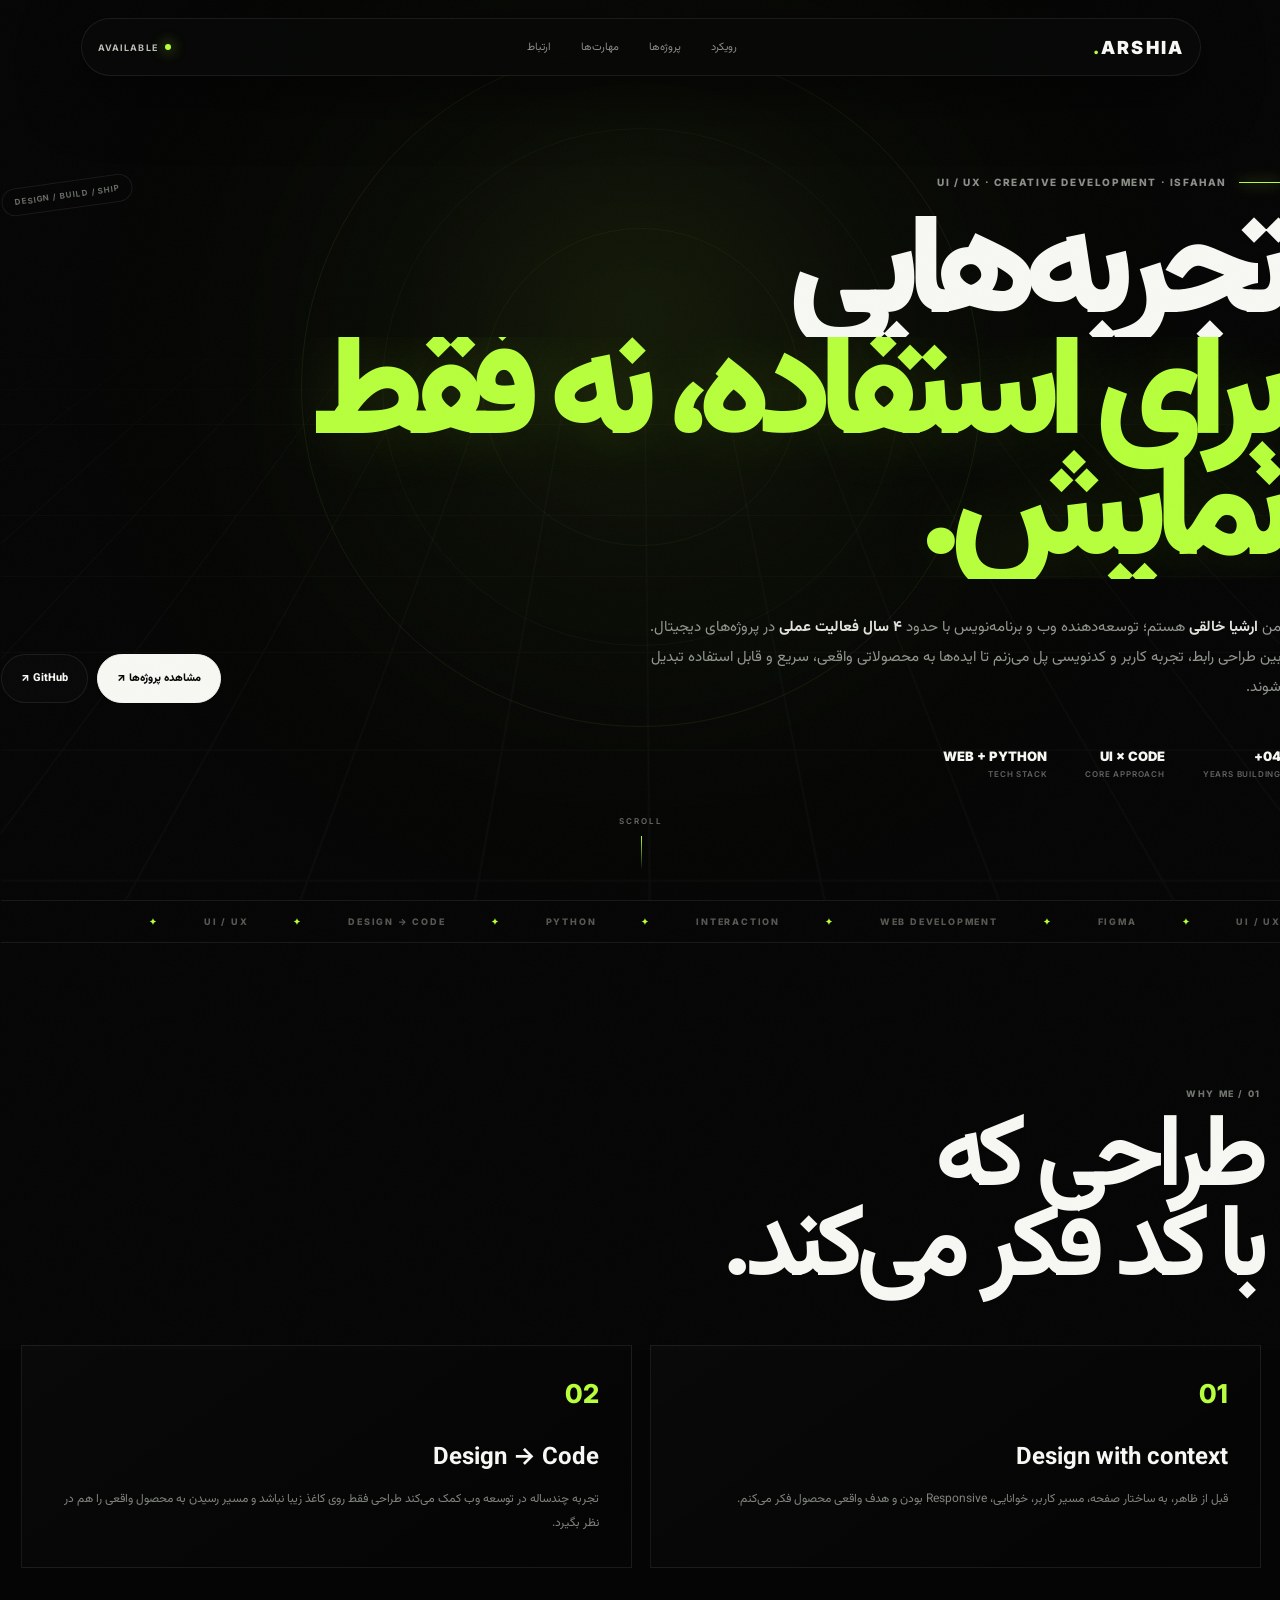
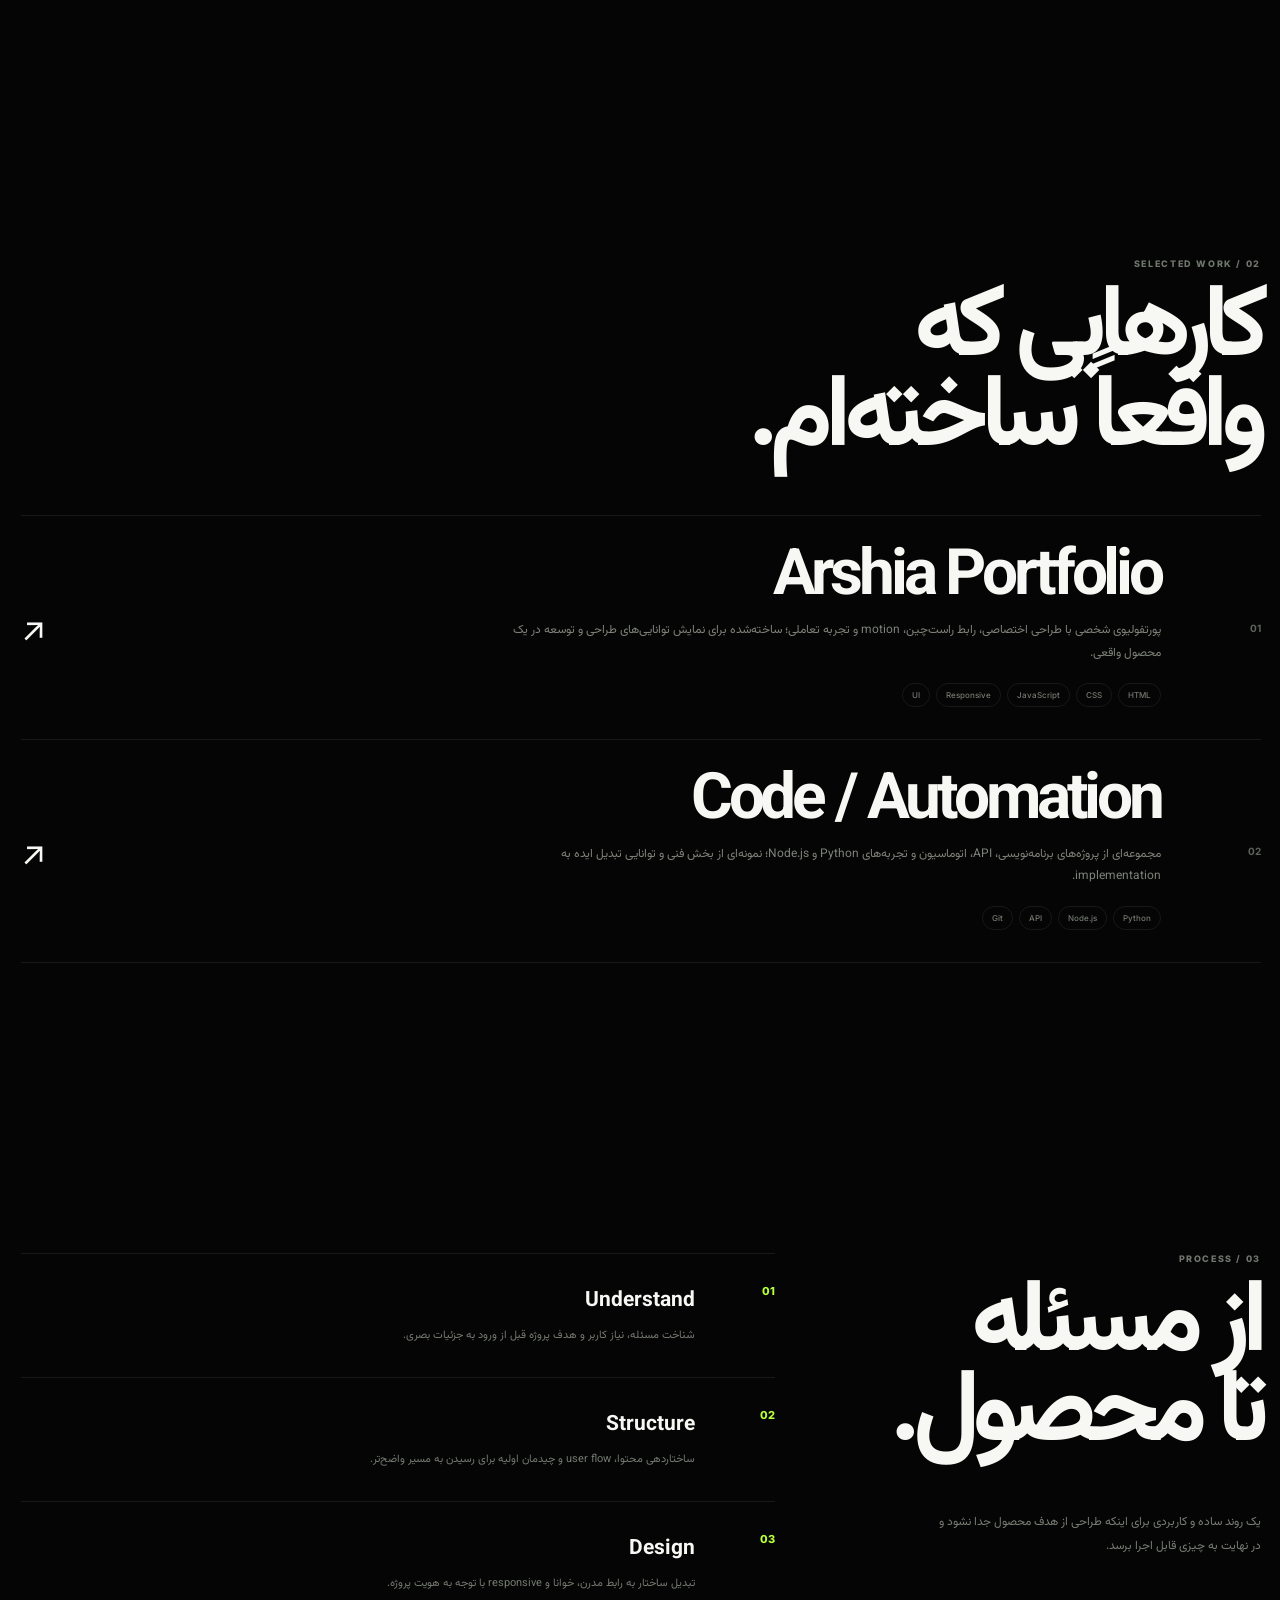
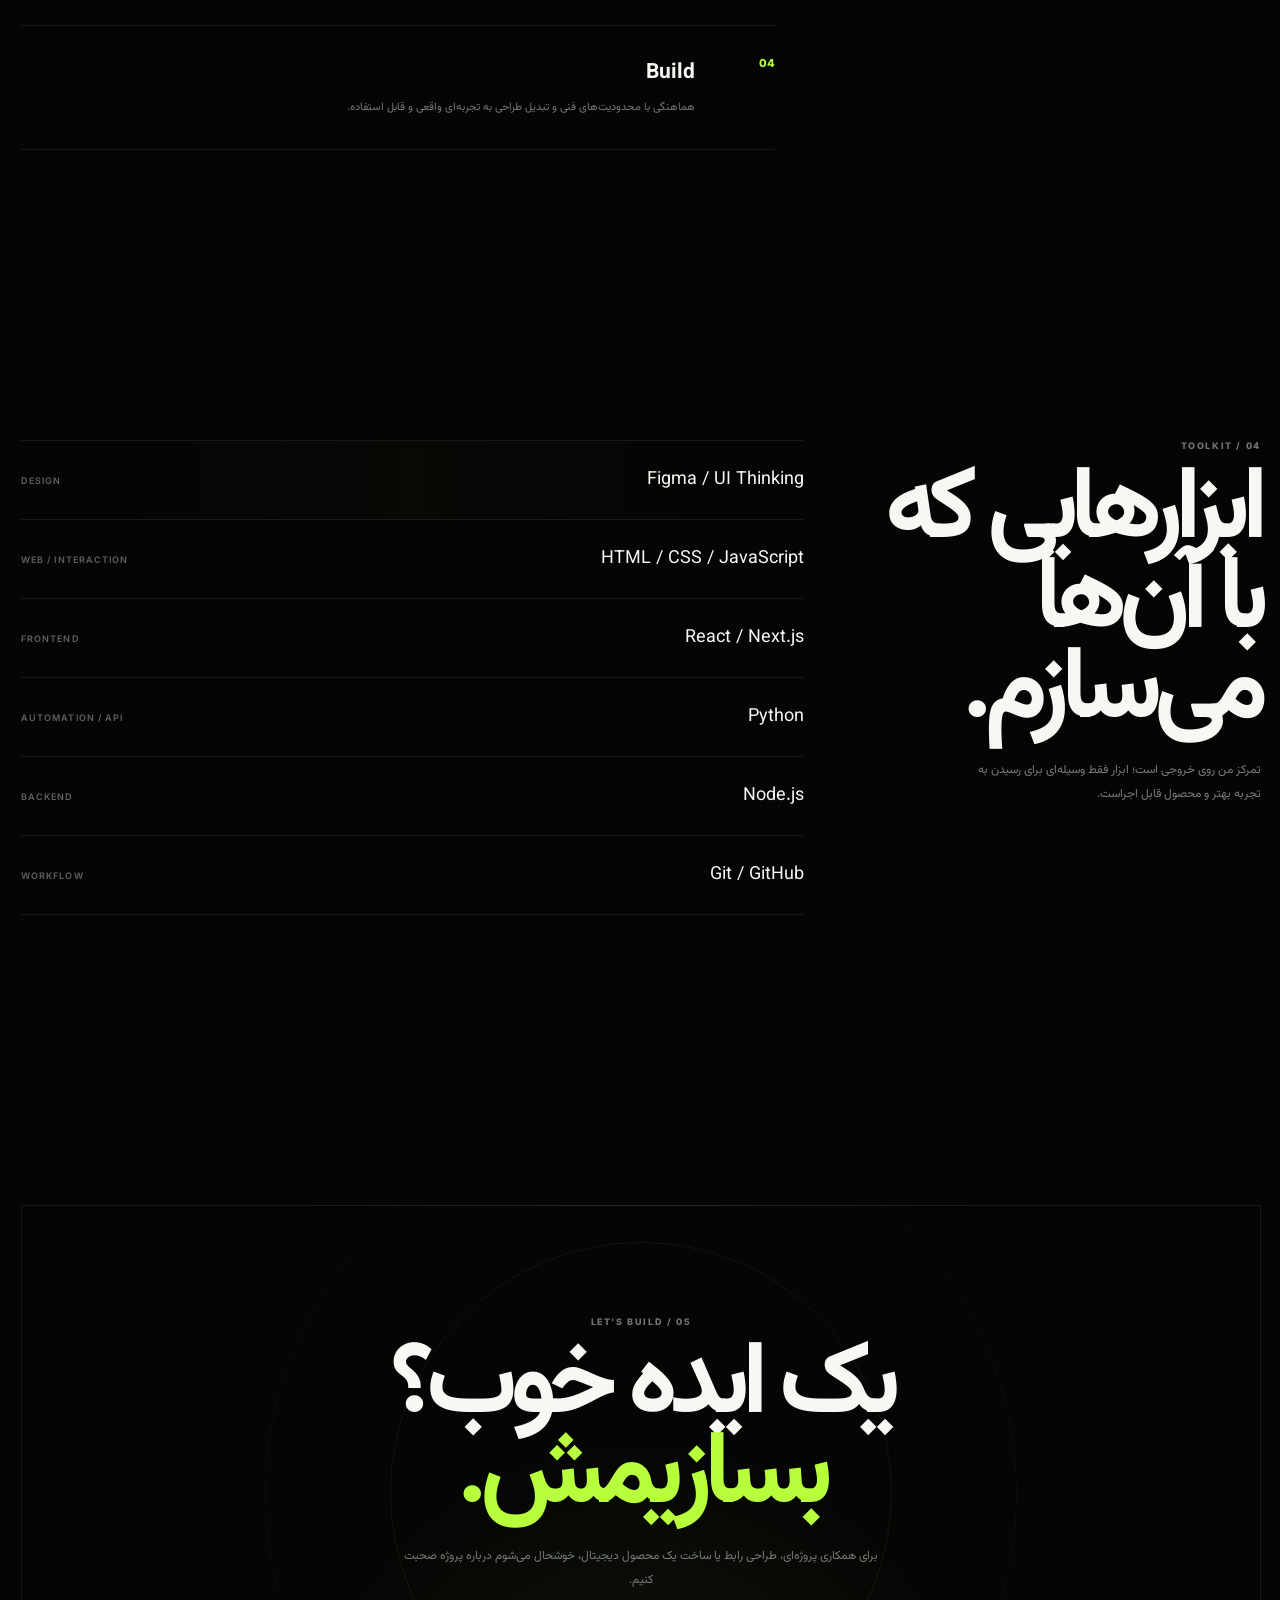
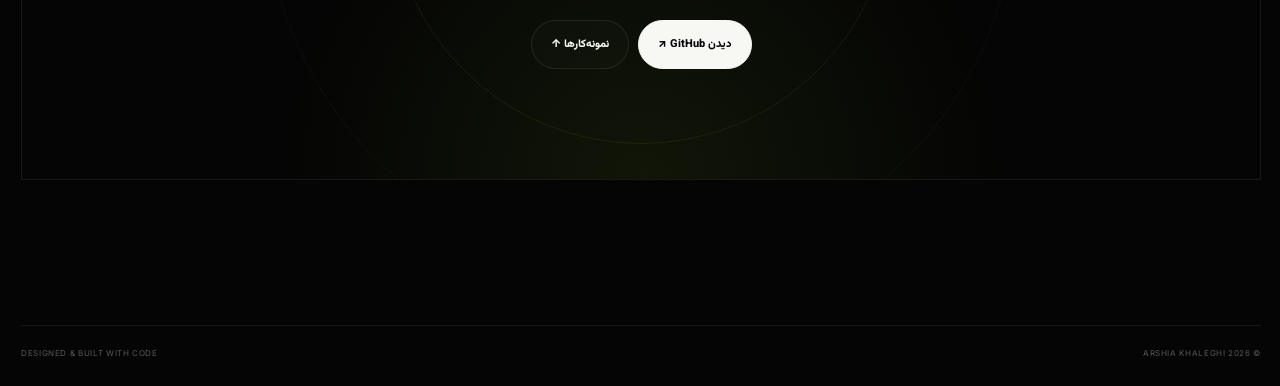
<file: index.html>
<!doctype html>
<html lang="fa" dir="rtl">
<head>
<meta charset="utf-8"><meta name="viewport" content="width=device-width,initial-scale=1,viewport-fit=cover">
<meta name="theme-color" content="#050505"><meta name="description" content="Arshia Khaleghi — UI/UX-minded Creative Developer & Web Developer. طراحی رابط، توسعه وب و تبدیل ایده به محصول دیجیتال.">
<meta name="keywords" content="Arshia Khaleghi, UI UX, Figma, Web Developer, Frontend, Python, React, Portfolio">
<meta property="og:title" content="ARSHIA — UI/UX × Creative Development"><meta property="og:description" content="طراحی رابط‌های کاربردی و توسعه تجربه‌های دیجیتال واقعی."><meta property="og:type" content="website">
<title>ARSHIA — UI/UX × Creative Development</title>
<link rel="preconnect" href="https://fonts.googleapis.com"><link rel="preconnect" href="https://fonts.gstatic.com" crossorigin>
<link href="https://fonts.googleapis.com/css2?family=Inter:wght@400;500;600;700;800;900&family=Vazirmatn:wght@400;500;600;700;800;900&display=swap" rel="stylesheet">
<style>
:root{--bg:#050505;--panel:#0b0c0b;--fg:#f7f8f3;--muted:#858a82;--dim:#555a53;--line:#ffffff14;--accent:#b7ff3c;--max:1240px}*{box-sizing:border-box}html{scroll-behavior:smooth}body{margin:0;background:var(--bg);color:var(--fg);font-family:Vazirmatn,Inter,sans-serif;overflow-x:hidden}a{color:inherit;text-decoration:none}.wrap{width:min(calc(100% - 40px),var(--max));margin:auto}.grain{position:fixed;inset:-50%;z-index:80;pointer-events:none;opacity:.025;background-image:url("data:image/svg+xml,%3Csvg xmlns='http://www.w3.org/2000/svg' width='180' height='180'%3E%3Cfilter id='n'%3E%3CfeTurbulence type='fractalNoise' baseFrequency='.8' numOctaves='3' stitchTiles='stitch'/%3E%3C/filter%3E%3Crect width='100%25' height='100%25' filter='url(%23n)'/%3E%3C/svg%3E")}.bg{position:fixed;inset:0;z-index:-10;background:radial-gradient(circle at 50% 35%,#b7ff3c0b,transparent 28%),#050505;overflow:hidden}.grid{position:absolute;inset:-20%;background-image:linear-gradient(#fff 1px,transparent 1px),linear-gradient(90deg,#fff 1px,transparent 1px);background-size:90px 90px;opacity:.025;transform:perspective(900px) rotateX(62deg) translateY(24%);mask-image:linear-gradient(to bottom,transparent,#000 25%,#000 65%,transparent)}.glow{position:absolute;width:600px;height:600px;border-radius:50%;background:var(--accent);filter:blur(170px);opacity:.065;left:50%;top:40%;transform:translate(-50%,-50%);transition:transform 1.1s cubic-bezier(.2,.8,.2,1)}.ring{position:absolute;width:680px;height:680px;border:1px solid #b7ff3c12;border-radius:50%;left:50%;top:43%;transform:translate(-50%,-50%);animation:spin 35s linear infinite}.ring:before,.ring:after{content:"";position:absolute;border:1px solid #ffffff08;border-radius:50%;inset:80px}.ring:after{inset:180px;border-color:#b7ff3c0b}@keyframes spin{to{transform:translate(-50%,-50%) rotate(360deg)}}.progress{position:fixed;top:0;right:0;height:2px;width:0;background:var(--accent);box-shadow:0 0 18px #b7ff3c88;z-index:100}
.nav{position:fixed;z-index:90;top:18px;left:50%;transform:translateX(-50%);width:min(calc(100% - 28px),1120px);height:58px;border:1px solid var(--line);background:#090a09d9;backdrop-filter:blur(24px);display:flex;align-items:center;justify-content:space-between;padding:0 16px;border-radius:999px;box-shadow:0 18px 60px #0008}.logo{font:900 18px Inter;letter-spacing:.12em}.logo span{color:var(--accent)}.links{display:flex;gap:4px}.links a{font-size:11px;color:#898d85;padding:9px 13px;border-radius:999px;transition:.25s}.links a:hover{color:#fff;background:#ffffff09}.status{font:700 9px Inter;letter-spacing:.12em;color:#b9bdb4;display:flex;align-items:center;gap:7px}.status i{display:block;width:6px;height:6px;border-radius:50%;background:var(--accent);box-shadow:0 0 14px var(--accent)}
.hero{min-height:100svh;display:flex;align-items:center;position:relative;padding:145px 0 90px}.hero-inner{width:100%;position:relative}.hero-badge{position:absolute;left:0;top:5px;border:1px solid var(--line);border-radius:999px;padding:8px 12px;font:700 8px Inter;color:#686d65;letter-spacing:.12em;transform:rotate(-8deg);animation:float 5s ease-in-out infinite}@keyframes float{50%{transform:rotate(-4deg) translateY(-10px)}}.kicker{display:flex;align-items:center;gap:12px;font:800 10px Inter;letter-spacing:.16em;color:#8b9088}.kicker:before{content:"";width:42px;height:1px;background:var(--accent);box-shadow:0 0 14px var(--accent)}h1{font-size:clamp(64px,11.5vw,164px);line-height:.82;letter-spacing:-.095em;margin:28px 0 34px;max-width:1160px;font-weight:900}h1 .line{display:block;overflow:hidden}h1 .line span{display:inline-block;animation:heroIn 1s cubic-bezier(.2,.8,.2,1) both}h1 .line:nth-child(2) span{animation-delay:.1s}@keyframes heroIn{from{opacity:0;transform:translateY(90%) skewY(4deg)}to{opacity:1;transform:none}}h1 .accent{color:var(--accent);text-shadow:0 0 70px #b7ff3c1f}.hero-copy{display:flex;align-items:end;justify-content:space-between;gap:40px}.hero-copy p{max-width:650px;color:#92978e;font-size:15px;line-height:2;margin:0}.hero-copy p b{color:#e2e4dd}.cta{display:flex;gap:9px;flex-shrink:0}.btn{height:49px;padding:0 19px;border:1px solid var(--line);display:inline-flex;align-items:center;justify-content:center;border-radius:999px;font-size:11px;font-weight:800;transition:.3s;position:relative;overflow:hidden;background:#ffffff04}.btn:before{content:"";position:absolute;inset:0;background:var(--accent);transform:translateX(105%);transition:.35s}.btn:hover:before{transform:none}.btn span{position:relative;z-index:1}.btn.primary{background:var(--fg);color:#050505;border-color:var(--fg)}.btn.primary:before{background:var(--accent)}.btn:hover{transform:translateY(-4px)}.hero-meta{display:flex;gap:38px;margin-top:45px}.meta strong{display:block;font:900 13px Inter}.meta small{display:block;margin-top:5px;color:#5f645d;font:600 8px Inter;letter-spacing:.1em}.scroll{position:absolute;bottom:30px;right:50%;transform:translateX(50%);font:600 8px Inter;letter-spacing:.25em;color:#666b62}.scroll:after{content:"";display:block;width:1px;height:34px;background:linear-gradient(var(--accent),transparent);margin:10px auto 0}
.marquee{border-top:1px solid var(--line);border-bottom:1px solid var(--line);overflow:hidden;white-space:nowrap;padding:15px 0;color:#545951;font:800 9px Inter;letter-spacing:.2em}.marquee-track{display:inline-flex;gap:45px;animation:marquee 22s linear infinite}.marquee b{color:var(--accent)}@keyframes marquee{to{transform:translateX(50%)}}
section{padding:145px 0}.label{font:800 9px Inter;letter-spacing:.18em;color:#70766e}.title{font-size:clamp(48px,8vw,110px);line-height:.88;letter-spacing:-.08em;margin:16px 0 50px}.intro-grid{display:grid;grid-template-columns:1fr 1fr;gap:18px;margin-top:25px}.info-card{border:1px solid var(--line);background:linear-gradient(145deg,#ffffff05,transparent);padding:32px;min-height:220px;transition:.35s}.info-card:hover{transform:translateY(-5px);border-color:#b7ff3c35}.icon{font:800 26px Inter;color:var(--accent);margin-bottom:30px}.info-card h3{margin:0 0 10px;font-size:24px}.info-card p{margin:0;color:#7f847c;font-size:12px;line-height:2}
.work{border-top:1px solid var(--line)}.project{display:grid;grid-template-columns:80px 1fr 90px;gap:20px;align-items:center;padding:32px 0;border-bottom:1px solid var(--line);transition:.45s}.project:hover{padding-right:18px;padding-left:18px;background:linear-gradient(90deg,transparent,#b7ff3c08,transparent)}.num{font:700 10px Inter;color:#5e635b}.project h3{font-size:clamp(34px,5vw,72px);line-height:.95;letter-spacing:-.065em;margin:0 0 10px}.project p{color:#7d8279;font-size:12px;line-height:1.9;margin:0;max-width:650px}.arrow{font:400 34px Inter;text-align:left;transition:.35s}.project:hover .arrow{color:var(--accent);transform:translate(-8px,-8px)}.tags{display:flex;gap:6px;flex-wrap:wrap;margin-top:18px}.tag{border:1px solid var(--line);border-radius:999px;padding:6px 9px;font:500 8px Inter;color:#747970}
.process{display:grid;grid-template-columns:.7fr 1.3fr;gap:80px}.process-title{position:sticky;top:120px}.process-title p{color:#777d74;line-height:2;font-size:12px;max-width:330px}.steps{border-top:1px solid var(--line)}.step{display:grid;grid-template-columns:60px 1fr;gap:20px;padding:30px 0;border-bottom:1px solid var(--line)}.step-num{font:800 11px Inter;color:var(--accent)}.step h3{margin:0 0 8px;font-size:21px}.step p{margin:0;color:#747a71;font-size:11px;line-height:2}
.stack-section{display:grid;grid-template-columns:.65fr 1.35fr;gap:80px;align-items:start}.stack-title{position:sticky;top:120px}.stack-title .title{margin-bottom:20px}.stack-title p{color:#777d74;line-height:2;font-size:12px;max-width:310px}.stack-list{border-top:1px solid var(--line)}.skill{display:flex;align-items:center;justify-content:space-between;padding:25px 0;border-bottom:1px solid var(--line);font-size:18px;transition:.3s}.skill small{font:600 9px Inter;color:#5e635b;letter-spacing:.12em}.skill:hover{color:var(--accent);padding-right:12px}.skill.featured{background:linear-gradient(90deg,transparent,#b7ff3c05,transparent)}
.contact{padding:110px 30px;border:1px solid var(--line);text-align:center;position:relative;overflow:hidden;background:radial-gradient(circle at 50% 100%,#b7ff3c12,transparent 45%)}.contact:before,.contact:after{content:"";position:absolute;border:1px solid #b7ff3c12;border-radius:50%;left:50%;top:50%;transform:translate(-50%,-50%)}.contact:before{width:500px;height:500px}.contact:after{width:750px;height:750px;border-color:#ffffff08}.contact>*{position:relative;z-index:2}.contact .title{margin:15px auto 22px;max-width:900px}.contact p{color:#777d74;max-width:500px;margin:0 auto 28px;font-size:12px;line-height:2}.contact .cta{justify-content:center}.foot{display:flex;justify-content:space-between;border-top:1px solid var(--line);padding:22px 0 28px;color:#555a53;font:8px Inter;letter-spacing:.08em}
.reveal{opacity:0;transform:translateY(38px);transition:opacity .85s ease,transform .85s cubic-bezier(.2,.7,.2,1)}.reveal.show{opacity:1;transform:none}
@media(max-width:800px){.wrap{width:min(calc(100% - 24px),var(--max))}.nav{top:9px;width:calc(100% - 18px);height:50px;padding:0 12px}.logo{font-size:16px}.links a{font-size:8px;padding:7px 8px}.status{display:none}.hero{padding:120px 0 75px}.hero-badge{display:none}.kicker{font-size:8px}.kicker:before{width:25px}h1{font-size:clamp(56px,17vw,100px);margin:25px 0 28px}.hero-copy{display:block}.hero-copy p{font-size:12px;line-height:2.05}.cta{margin-top:20px;display:grid;grid-template-columns:1fr 1fr}.btn{height:46px;padding:0 10px;font-size:10px}.hero-meta{gap:18px;margin-top:32px}.meta strong{font-size:11px}.meta small{font-size:7px}.scroll{display:none}.marquee{padding:13px 0;font-size:8px}.marquee-track{gap:28px;animation-duration:17s}section{padding:95px 0}.title{font-size:clamp(45px,14vw,78px);margin-bottom:38px}.intro-grid{grid-template-columns:1fr;gap:10px}.info-card{padding:24px;min-height:190px}.info-card h3{font-size:20px}.project{grid-template-columns:32px 1fr 28px;gap:10px;padding:25px 0}.project:hover{padding-right:7px;padding-left:7px}.project h3{font-size:clamp(30px,10vw,45px)}.project p{font-size:10px}.arrow{font-size:23px}.tags{margin-top:14px}.tag{font-size:7px;padding:5px 7px}.process,.stack-section{grid-template-columns:1fr;gap:40px}.process-title,.stack-title{position:static}.step{grid-template-columns:38px 1fr;gap:12px}.skill{font-size:15px;padding:20px 0}.skill small{font-size:7px}.contact{padding:75px 14px}.contact:before{width:320px;height:320px}.contact:after{width:470px;height:470px}.contact p{font-size:11px}.foot{display:block;padding-bottom:25px}.foot span{display:block;margin-top:8px}.ring{width:430px;height:430px}.glow{width:380px;height:380px;filter:blur(100px)}}@media(prefers-reduced-motion:reduce){*,html{scroll-behavior:auto!important;animation:none!important;transition:none!important}.reveal{opacity:1;transform:none}}
</style>
</head>
<body>
<div class="bg"><div class="grid"></div><div class="ring"></div><div class="glow"></div></div><div class="grain"></div><div class="progress"></div>
<header class="nav"><a class="logo" href="#top">ARSHIA<span>.</span></a><nav class="links"><a href="#about">رویکرد</a><a href="#work">پروژه‌ها</a><a href="#stack">مهارت‌ها</a><a href="#contact">ارتباط</a></nav><div class="status"><i></i> AVAILABLE</div></header>
<main id="top">
<section class="hero"><div class="wrap hero-inner"><div class="hero-badge">DESIGN / BUILD / SHIP</div><div class="kicker reveal">UI / UX · CREATIVE DEVELOPMENT · ISFAHAN</div><h1><span class="line"><span>تجربه‌هایی</span></span><span class="line"><span class="accent">برای استفاده، نه فقط نمایش.</span></span></h1><div class="hero-copy reveal"><p>من <b>ارشیا خالقی</b> هستم؛ توسعه‌دهنده وب و برنامه‌نویس با حدود <b>۴ سال فعالیت عملی</b> در پروژه‌های دیجیتال. بین طراحی رابط، تجربه کاربر و کدنویسی پل می‌زنم تا ایده‌ها به محصولاتی واقعی، سریع و قابل استفاده تبدیل شوند.</p><div class="cta"><a class="btn primary" href="#work"><span>مشاهده پروژه‌ها ↗</span></a><a class="btn" href="https://github.com/ArshiaKh2" target="_blank" rel="noopener"><span>GitHub ↗</span></a></div></div><div class="hero-meta reveal"><div class="meta"><strong>04+</strong><small>YEARS BUILDING</small></div><div class="meta"><strong>UI × CODE</strong><small>CORE APPROACH</small></div><div class="meta"><strong>WEB + PYTHON</strong><small>TECH STACK</small></div></div></div><div class="scroll">SCROLL</div></section>
<div class="marquee"><div class="marquee-track"><span>UI / UX</span><b>✦</b><span>FIGMA</span><b>✦</b><span>WEB DEVELOPMENT</span><b>✦</b><span>INTERACTION</span><b>✦</b><span>PYTHON</span><b>✦</b><span>DESIGN → CODE</span><b>✦</b><span>UI / UX</span><b>✦</b></div></div>
<section id="about"><div class="wrap"><div class="label reveal">01 / WHY ME</div><h2 class="title reveal">طراحی که<br>با کد فکر می‌کند.</h2><div class="intro-grid"><article class="info-card reveal"><div class="icon">01</div><h3>Design with context</h3><p>قبل از ظاهر، به ساختار صفحه، مسیر کاربر، خوانایی، Responsive بودن و هدف واقعی محصول فکر می‌کنم.</p></article><article class="info-card reveal"><div class="icon">02</div><h3>Design → Code</h3><p>تجربه چندساله در توسعه وب کمک می‌کند طراحی فقط روی کاغذ زیبا نباشد و مسیر رسیدن به محصول واقعی را هم در نظر بگیرد.</p></article></div></div></section>
<section id="work"><div class="wrap"><div class="label reveal">02 / SELECTED WORK</div><h2 class="title reveal">کارهایی که<br>واقعاً ساخته‌ام.</h2><div class="work"><a class="project reveal" href="https://arshiakh2.github.io/arshia-portfolio/" target="_blank" rel="noopener"><div class="num">01</div><div><h3>Arshia Portfolio</h3><p>پورتفولیوی شخصی با طراحی اختصاصی، رابط راست‌چین، motion و تجربه تعاملی؛ ساخته‌شده برای نمایش توانایی‌های طراحی و توسعه در یک محصول واقعی.</p><div class="tags"><span class="tag">HTML</span><span class="tag">CSS</span><span class="tag">JavaScript</span><span class="tag">Responsive</span><span class="tag">UI</span></div></div><div class="arrow">↗</div></a><a class="project reveal" href="https://github.com/ArshiaKh2" target="_blank" rel="noopener"><div class="num">02</div><div><h3>Code / Automation</h3><p>مجموعه‌ای از پروژه‌های برنامه‌نویسی، API، اتوماسیون و تجربه‌های Python و Node.js؛ نمونه‌ای از بخش فنی و توانایی تبدیل ایده به implementation.</p><div class="tags"><span class="tag">Python</span><span class="tag">Node.js</span><span class="tag">API</span><span class="tag">Git</span></div></div><div class="arrow">↗</div></a></div></div></section>
<section><div class="wrap process"><div class="process-title reveal"><div class="label">03 / PROCESS</div><h2 class="title">از مسئله<br>تا محصول.</h2><p>یک روند ساده و کاربردی برای اینکه طراحی از هدف محصول جدا نشود و در نهایت به چیزی قابل اجرا برسد.</p></div><div class="steps"><div class="step reveal"><div class="step-num">01</div><div><h3>Understand</h3><p>شناخت مسئله، نیاز کاربر و هدف پروژه قبل از ورود به جزئیات بصری.</p></div></div><div class="step reveal"><div class="step-num">02</div><div><h3>Structure</h3><p>ساختاردهی محتوا، user flow و چیدمان اولیه برای رسیدن به مسیر واضح‌تر.</p></div></div><div class="step reveal"><div class="step-num">03</div><div><h3>Design</h3><p>تبدیل ساختار به رابط مدرن، خوانا و responsive با توجه به هویت پروژه.</p></div></div><div class="step reveal"><div class="step-num">04</div><div><h3>Build</h3><p>هماهنگی با محدودیت‌های فنی و تبدیل طراحی به تجربه‌ای واقعی و قابل استفاده.</p></div></div></div></div></section>
<section id="stack"><div class="wrap stack-section"><div class="stack-title reveal"><div class="label">04 / TOOLKIT</div><h2 class="title">ابزارهایی که<br>با آن‌ها می‌سازم.</h2><p>تمرکز من روی خروجی است؛ ابزار فقط وسیله‌ای برای رسیدن به تجربه بهتر و محصول قابل اجراست.</p></div><div class="stack-list reveal"><div class="skill featured"><span>Figma / UI Thinking</span><small>DESIGN</small></div><div class="skill"><span>HTML / CSS / JavaScript</span><small>WEB / INTERACTION</small></div><div class="skill"><span>React / Next.js</span><small>FRONTEND</small></div><div class="skill"><span>Python</span><small>AUTOMATION / API</small></div><div class="skill"><span>Node.js</span><small>BACKEND</small></div><div class="skill"><span>Git / GitHub</span><small>WORKFLOW</small></div></div></div></section>
<section id="contact"><div class="wrap"><div class="contact reveal"><div class="label">05 / LET'S BUILD</div><h2 class="title">یک ایده خوب؟<br><span style="color:var(--accent)">بسازیمش.</span></h2><p>برای همکاری پروژه‌ای، طراحی رابط یا ساخت یک محصول دیجیتال، خوشحال می‌شوم درباره پروژه صحبت کنیم.</p><div class="cta"><a class="btn primary" href="https://github.com/ArshiaKh2" target="_blank" rel="noopener"><span>دیدن GitHub ↗</span></a><a class="btn" href="#work"><span>نمونه‌کارها ↑</span></a></div></div></div></section>
</main><footer><div class="wrap foot"><span>© 2026 ARSHIA KHALEGHI</span><span>DESIGNED & BUILT WITH CODE</span></div></footer>
<script>
const progress=document.querySelector('.progress'),glow=document.querySelector('.glow');
window.addEventListener('scroll',()=>{const h=document.documentElement.scrollHeight-innerHeight;progress.style.width=(h>0?scrollY/h*100:0)+'%'},{passive:true});
window.addEventListener('pointermove',e=>{glow.style.left=e.clientX+'px';glow.style.top=e.clientY+'px';glow.style.transform=`translate(-50%,-50%) translate(${(e.clientX-innerWidth/2)*.035}px,${(e.clientY-innerHeight/2)*.035}px)`},{passive:true});
const io=new IntersectionObserver(es=>es.forEach(e=>{if(e.isIntersecting)e.target.classList.add('show')}),{threshold:.12});document.querySelectorAll('.reveal').forEach(x=>io.observe(x));
</script>
</body></html>
</file>
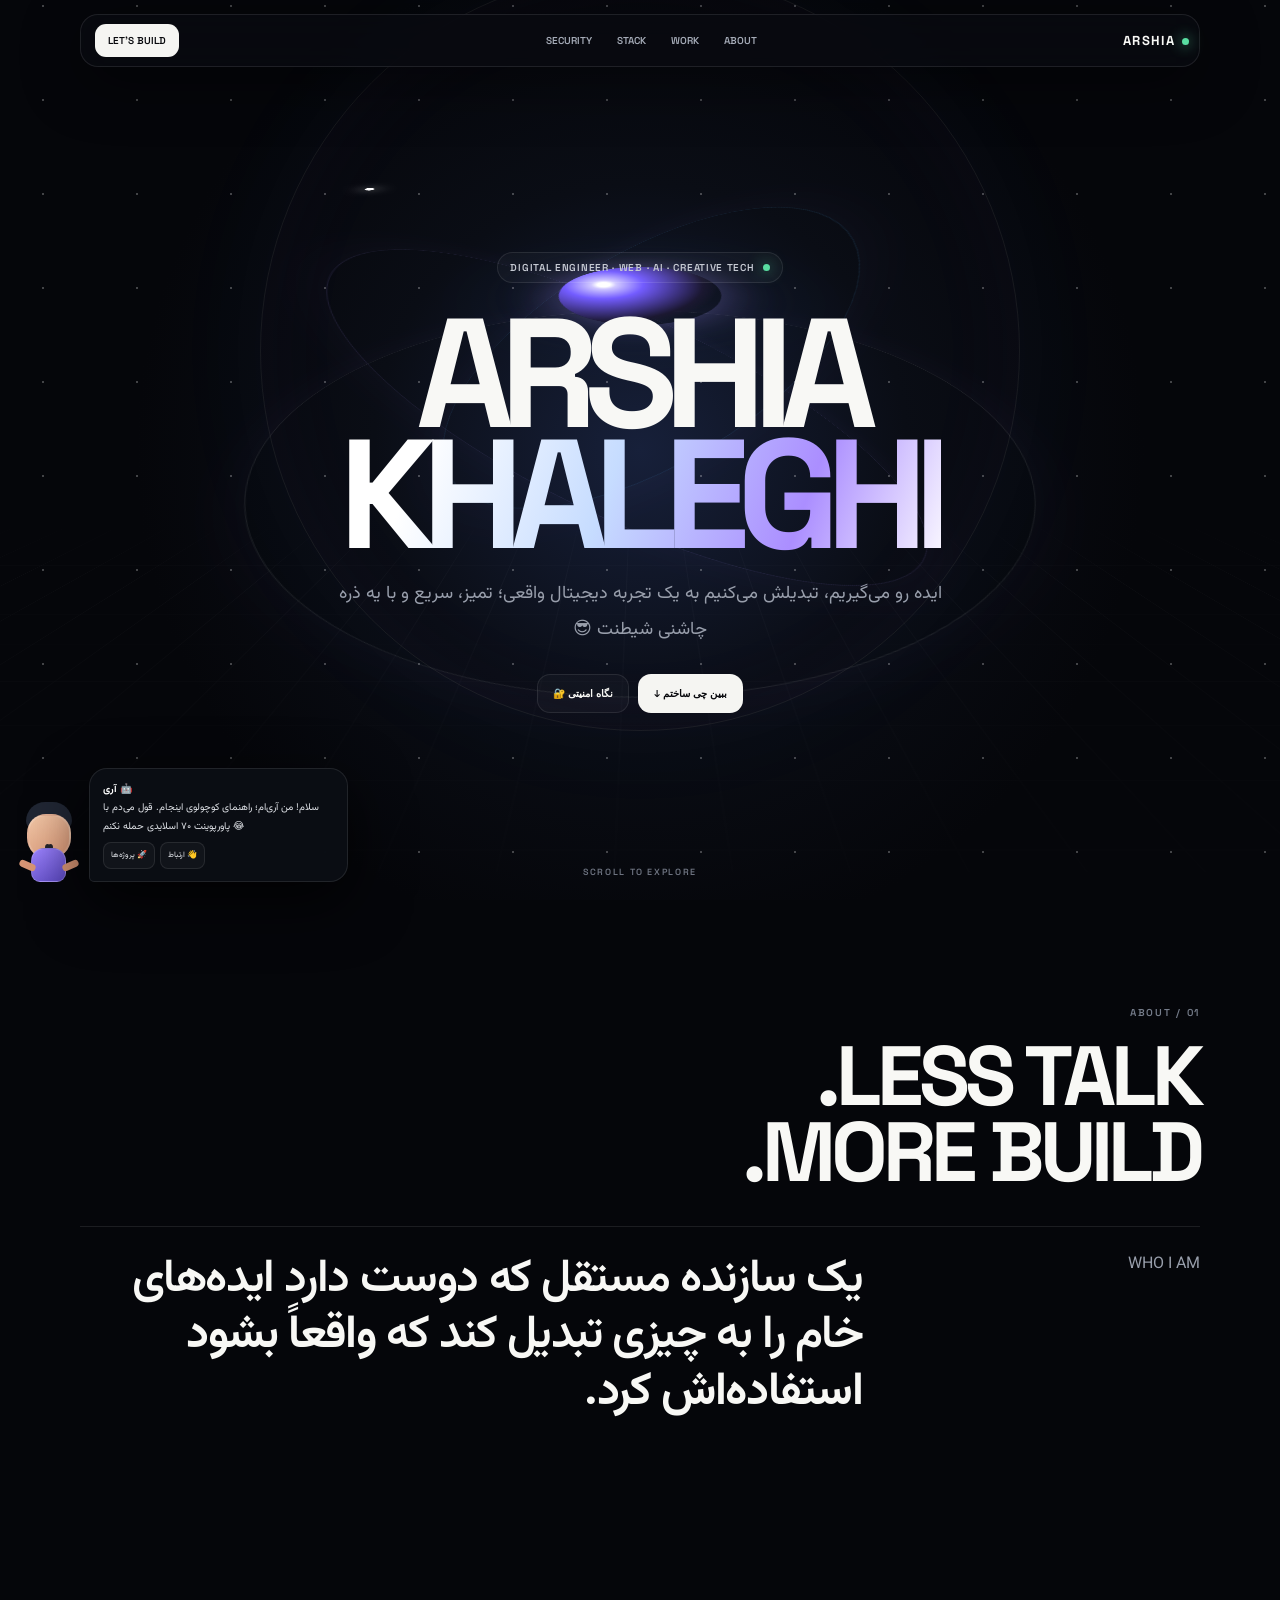
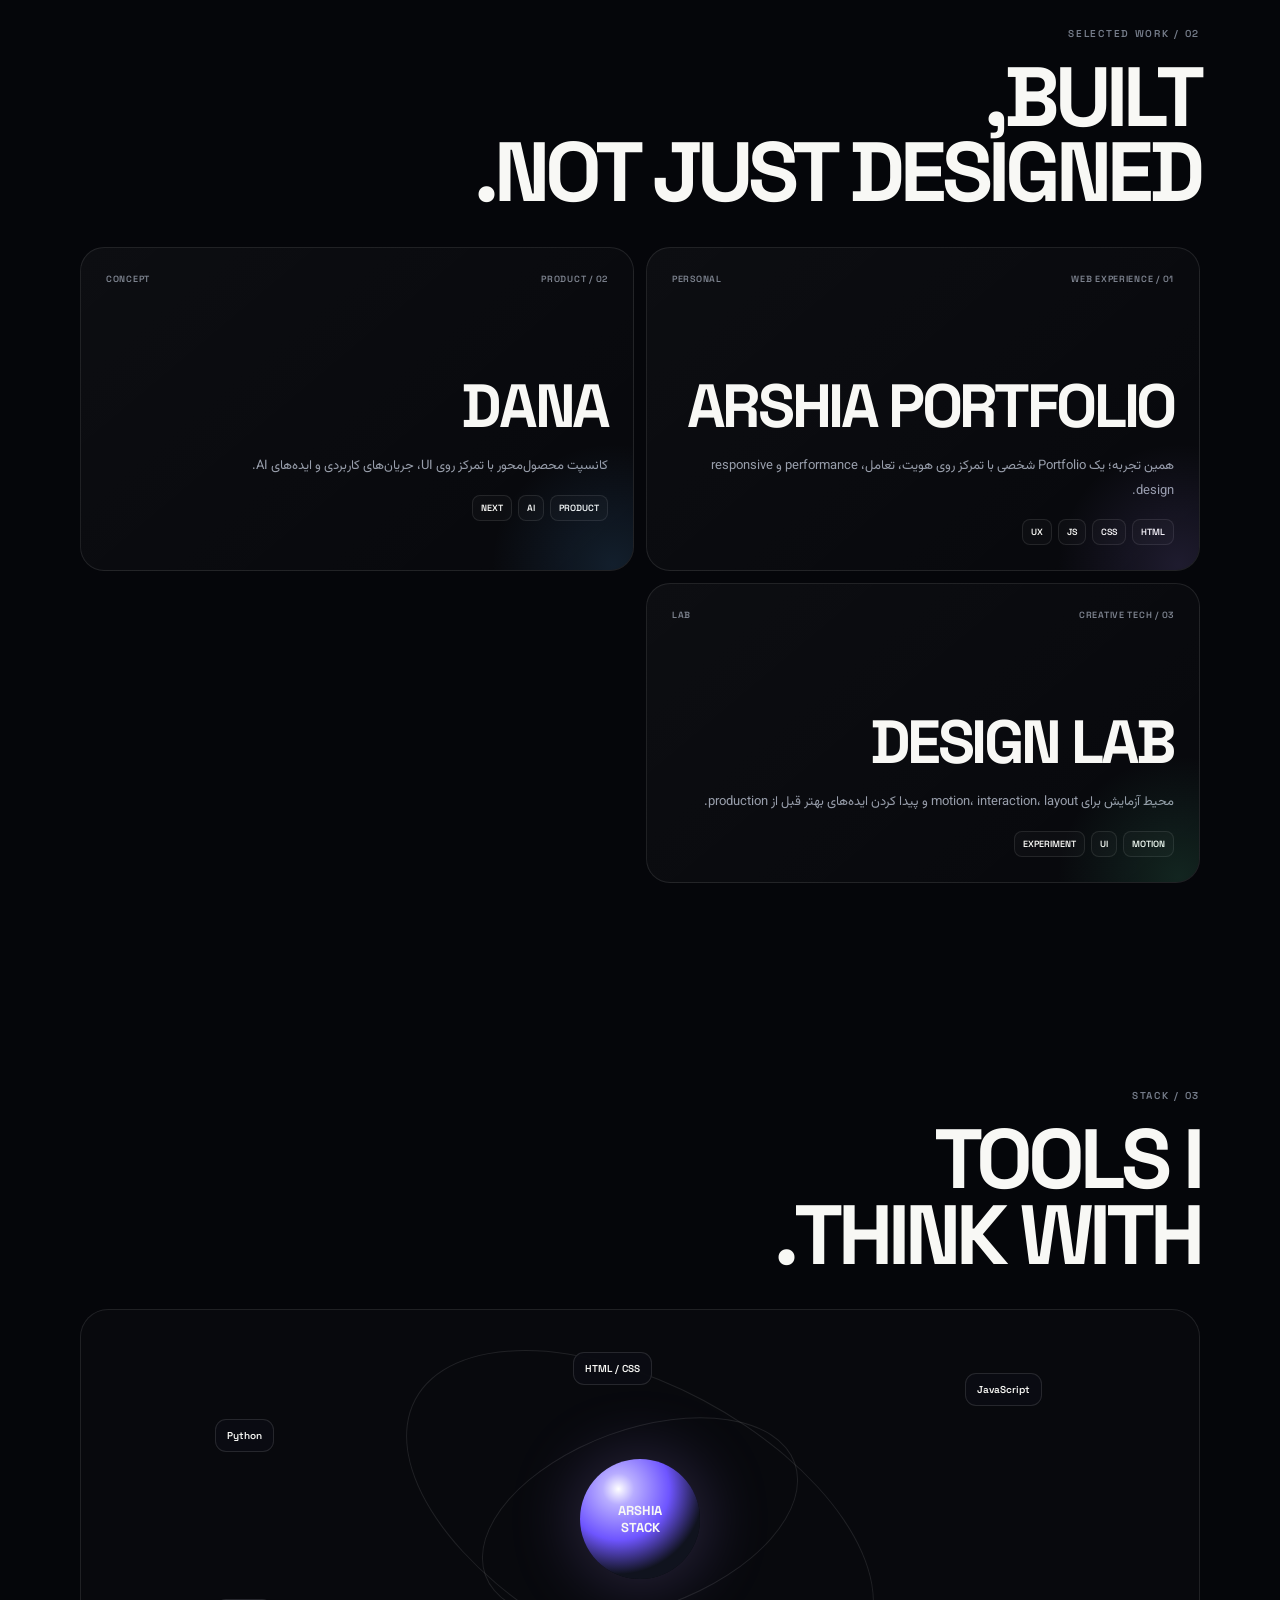
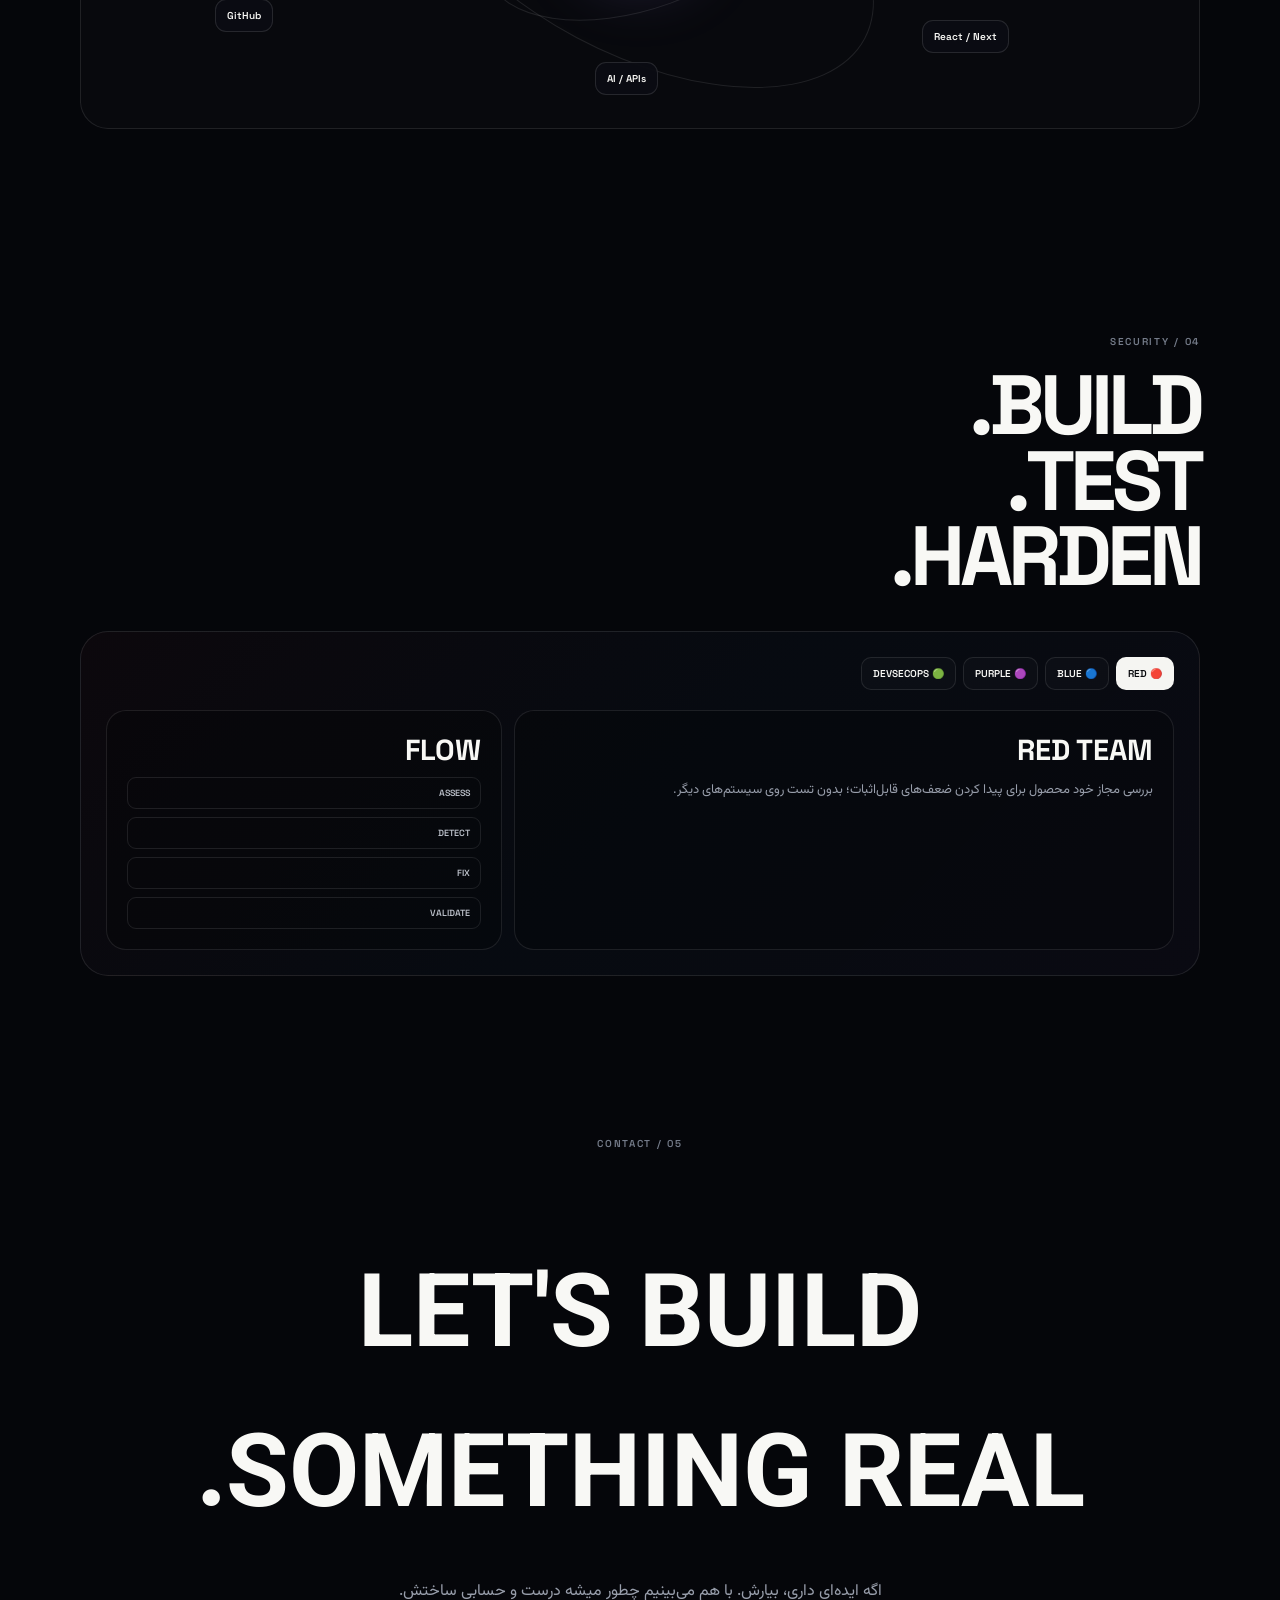
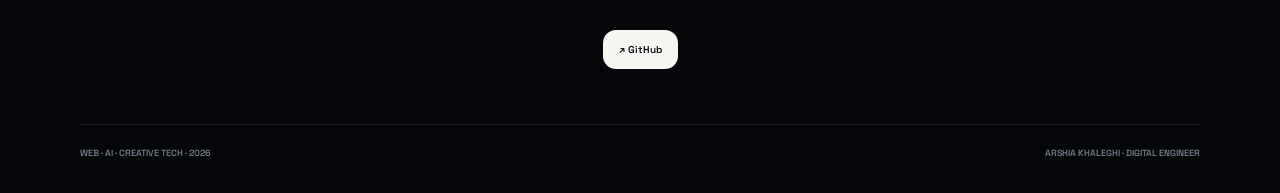
<file: index.final.html>
<!doctype html><html lang="fa" dir="rtl"><head><meta charset="utf-8"><meta name="viewport" content="width=device-width,initial-scale=1,viewport-fit=cover"><meta name="description" content="Arshia Khaleghi — Digital Engineer | Web, AI, Creative Technology"><meta name="theme-color" content="#05060a"><meta name="color-scheme" content="dark"><meta name="referrer" content="strict-origin-when-cross-origin"><meta name="robots" content="index,follow"><link rel="canonical" href="https://arshiakh2.github.io/arshia-portfolio/"><meta property="og:title" content="ARSHIA — Digital Engineer"><meta property="og:description" content="Web · AI · Creative Technology"><meta property="og:type" content="website"><title>ARSHIA — Digital Engineer</title><link rel="preconnect" href="https://fonts.googleapis.com"><link rel="preconnect" href="https://fonts.gstatic.com" crossorigin><link href="https://fonts.googleapis.com/css2?family=Space+Grotesk:wght@500;600;700&family=Vazirmatn:wght@400;500;600;700;800;900&display=swap" rel="stylesheet"><style>
:root{--bg:#05060a;--fg:#f8f8f5;--muted:#989eab;--line:#ffffff18;--soft:#ffffff08;--violet:#a98cff;--blue:#5aaeff;--green:#59dda1;--red:#ff6171;--mx:50%;--my:50%;--ease:cubic-bezier(.2,.8,.2,1)}*{box-sizing:border-box}html{scroll-behavior:smooth}body{margin:0;background:var(--bg);color:var(--fg);font-family:Vazirmatn,system-ui,sans-serif;overflow-x:hidden;-webkit-font-smoothing:antialiased}body:before{content:"";position:fixed;inset:0;z-index:-8;background:radial-gradient(700px circle at var(--mx) var(--my),#17203a 0,#0a0d15 38%,#05060a 72%)}a{color:inherit;text-decoration:none}button{font:inherit;color:inherit}.bg{position:fixed;inset:0;z-index:-7;pointer-events:none;overflow:hidden}.stars{position:absolute;inset:-15%;opacity:.25;background-image:radial-gradient(#fff 1px,transparent 1px);background-size:94px 94px;animation:drift 30s linear infinite}.grid{position:absolute;width:160%;height:75%;left:-30%;bottom:-8%;opacity:.18;background-image:linear-gradient(#fff2 1px,transparent 1px),linear-gradient(90deg,#fff2 1px,transparent 1px);background-size:72px 72px;transform:perspective(760px) rotateX(64deg);mask-image:linear-gradient(transparent,#000 28%,transparent 100%);animation:slidegrid 18s linear infinite}.halo{position:absolute;width:min(65vw,760px);aspect-ratio:1;left:50%;top:39%;transform:translate(-50%,-50%);border-radius:50%;border:1px solid #ffffff12;box-shadow:inset 0 0 100px #a98cff0a,0 0 120px #5aaeff09}.wrap{width:min(1120px,calc(100% - 30px));margin:auto}.nav{position:fixed;z-index:50;top:14px;left:50%;transform:translateX(-50%);width:min(1120px,calc(100% - 24px));display:flex;align-items:center;justify-content:space-between;padding:9px 10px 9px 14px;border:1px solid var(--line);border-radius:18px;background:#090b10cf;backdrop-filter:blur(18px);box-shadow:0 14px 60px #0007}.brand{font:700 13px "Space Grotesk";letter-spacing:.1em}.brand i{display:inline-block;width:7px;height:7px;border-radius:50%;background:var(--green);box-shadow:0 0 14px var(--green);margin-left:7px}.navlinks{display:flex;gap:3px}.navlinks a{font:600 10px "Space Grotesk";color:#a5abb7;padding:9px 11px;border-radius:10px}.navlinks a:hover{background:var(--soft);color:#fff}.navcta{font:600 10px "Space Grotesk";padding:10px 13px;border-radius:11px;background:#f5f5f2;color:#08090d}.hero{min-height:100svh;display:grid;place-items:center;position:relative;padding:115px 0 50px;perspective:1200px}.universe{position:absolute;width:min(70vw,760px);aspect-ratio:1;transform-style:preserve-3d;transform:rotateX(62deg) rotateZ(-14deg);transition:transform .18s var(--ease)}.ring{position:absolute;inset:0;border:1px solid #ffffff18;border-radius:50%;box-shadow:0 0 70px #a98cff0a}.ring:nth-child(2){inset:9%;transform:translateZ(60px) rotateY(25deg);border-color:#a98cff20}.ring:nth-child(3){inset:21%;transform:translateZ(115px) rotateY(-28deg);border-color:#5aaeff1e}.core{position:absolute;inset:40%;transform:translateZ(165px);border-radius:50%;background:radial-gradient(circle at 32% 28%,#fff 0 4%,#cfc7ff 8%,#735cff 25%,#1a1730 63%,transparent 72%);box-shadow:0 0 55px #a98cff60,0 0 150px #5aaeff1c}.sat{position:absolute;width:10px;height:10px;left:19%;top:13%;border-radius:50%;background:#fff;box-shadow:0 0 22px #fff;transform:translateZ(205px)}.heroInner{position:relative;text-align:center;z-index:2;max-width:900px}.eyebrow{display:inline-flex;align-items:center;gap:8px;padding:8px 12px;border:1px solid var(--line);border-radius:999px;background:#ffffff07;font:600 10px "Space Grotesk";letter-spacing:.07em;color:#c6cad3}.live{width:7px;height:7px;border-radius:50%;background:var(--green);box-shadow:0 0 16px var(--green)}.hero h1{font:700 clamp(68px,13vw,155px)/.78 "Space Grotesk",Vazirmatn,sans-serif;letter-spacing:-.09em;margin:30px 0 21px}.grad{background:linear-gradient(110deg,#fff 15%,#c6dcff 45%,#ab8eff 75%,#fff);-webkit-background-clip:text;background-clip:text;color:transparent}.hero p{max-width:650px;margin:auto;color:var(--muted);font-size:clamp(14px,1.9vw,18px);line-height:2}.actions{display:flex;justify-content:center;gap:9px;flex-wrap:wrap;margin-top:26px}.btn{display:inline-flex;align-items:center;gap:8px;padding:12px 15px;border:1px solid var(--line);border-radius:13px;background:#ffffff07;font:600 10px "Space Grotesk";transition:.25s var(--ease)}.btn:hover{transform:translateY(-3px);background:#ffffff12;border-color:#ffffff30}.primary{background:#f5f5f2;color:#08090d}.scroll{position:absolute;bottom:22px;left:50%;transform:translateX(-50%);font:600 9px "Space Grotesk";letter-spacing:.18em;color:#6e7481}.section{padding:100px 0}.kicker{font:600 10px "Space Grotesk";letter-spacing:.17em;color:#757c8a}.section h2{font:700 clamp(44px,7vw,84px)/.9 "Space Grotesk";letter-spacing:-.06em;margin:14px 0 36px}.about{display:grid;grid-template-columns:.65fr 1.7fr;gap:38px;border-top:1px solid var(--line);padding-top:25px}.about p{margin:0;font-size:clamp(23px,3.6vw,47px);line-height:1.22;letter-spacing:-.03em;font-weight:600}.muted{color:var(--muted)}.projects{display:grid;grid-template-columns:1fr 1fr;gap:12px}.project{position:relative;min-height:280px;padding:25px;border:1px solid var(--line);border-radius:24px;background:linear-gradient(140deg,#ffffff09,#ffffff03);overflow:hidden;cursor:pointer;transition:.35s var(--ease)}.project:hover{transform:translateY(-6px);border-color:#ffffff38}.project:after{content:"";position:absolute;width:260px;height:260px;right:-110px;bottom:-125px;border-radius:50%;background:radial-gradient(circle,#a98cff24,transparent 66%);pointer-events:none}.project:nth-child(2):after{background:radial-gradient(circle,#5aaeff22,transparent 66%)}.project:nth-child(3):after{background:radial-gradient(circle,#59dda122,transparent 66%)}.projectTop{display:flex;justify-content:space-between;color:#7e8490;font:600 9px "Space Grotesk";letter-spacing:.08em}.project h3{font:700 clamp(34px,5vw,61px) "Space Grotesk";letter-spacing:-.055em;margin:82px 0 9px}.project p{max-width:600px;color:var(--muted);font-size:13px;line-height:1.9;margin:0}.tags{display:flex;gap:6px;flex-wrap:wrap;margin-top:16px}.tag{padding:6px 8px;border:1px solid var(--line);border-radius:8px;background:#ffffff06;font:600 9px "Space Grotesk"}.stack{position:relative;min-height:420px;display:grid;place-items:center;border:1px solid var(--line);border-radius:28px;background:#ffffff04;overflow:hidden}.stackCore{width:120px;height:120px;border-radius:50%;display:grid;place-items:center;text-align:center;background:radial-gradient(circle at 32% 25%,#fff,#b8adff 13%,#6e55ff 42%,#10131e 70%);box-shadow:0 0 70px #a98cff45;font:700 13px "Space Grotesk";z-index:2}.orbit{position:absolute;border:1px solid #ffffff18;border-radius:50%;width:330px;height:180px;transform:rotate(-20deg);animation:spin 16s linear infinite}.orbit.two{width:510px;height:270px;transform:rotate(28deg);animation-duration:23s}.tech{position:absolute;padding:9px 11px;border:1px solid #ffffff1d;border-radius:11px;background:#0b0d13e8;backdrop-filter:blur(10px);font:600 10px "Space Grotesk";transition:.25s}.tech:hover{transform:scale(1.08);border-color:#a98cff66;box-shadow:0 0 25px #a98cff20}.t1{top:15%;right:14%}.t2{top:26%;left:12%}.t3{bottom:18%;right:17%}.t4{bottom:23%;left:12%}.t5{top:10%;left:44%}.t6{bottom:8%;left:46%}.security{border:1px solid var(--line);border-radius:28px;padding:25px;background:linear-gradient(135deg,#ff617108,#5aaeff08,#a98cff09)}.modes{display:flex;gap:7px;flex-wrap:wrap;margin-bottom:20px}.mode{border:1px solid var(--line);padding:9px 11px;border-radius:10px;background:#ffffff05;font:600 10px "Space Grotesk";cursor:pointer}.mode.active{background:#f5f5f2;color:#08090d}.secgrid{display:grid;grid-template-columns:1.25fr .75fr;gap:12px}.panel{padding:20px;border:1px solid var(--line);border-radius:20px;background:#0003}.panel h3{font:700 29px "Space Grotesk";margin:0 0 9px}.panel p{margin:0;color:var(--muted);font-size:13px;line-height:2}.workflow{display:grid;gap:8px}.step{padding:9px 10px;border:1px solid var(--line);border-radius:9px;color:#bbc0c9;font:600 9px "Space Grotesk"}.contact{min-height:72svh;display:grid;place-items:center;text-align:center}.contact h2{font-size:clamp(48px,8vw,102px);margin-bottom:18px}.contact p{color:var(--muted)}.footer{border-top:1px solid var(--line);padding:22px 0 34px;display:flex;justify-content:space-between;color:#737a88;font:600 9px "Space Grotesk"}.ari{position:fixed;z-index:60;left:18px;bottom:18px;width:min(330px,calc(100vw - 36px));direction:ltr}.ariRow{display:flex;align-items:flex-end;gap:9px}.ariPerson{width:62px;height:80px;position:relative;flex:0 0 auto;animation:bob 4s ease-in-out infinite;cursor:pointer}.hair{position:absolute;left:8px;top:0;width:46px;height:27px;border-radius:24px 24px 10px 10px;background:#202633}.head{position:absolute;left:9px;top:12px;width:44px;height:45px;border-radius:19px 19px 21px 21px;background:linear-gradient(145deg,#f1c6a6,#d89574);border:2px solid #ffffff26}.eye{position:absolute;top:28px;width:5px;height:7px;border-radius:50%;background:#24242a}.eye.l{left:19px}.eye.r{right:19px}.smile{position:absolute;left:50%;top:39px;transform:translateX(-50%);width:12px;height:6px;border-bottom:2px solid #6d3333;border-radius:0 0 9px 9px}.shirt{position:absolute;left:13px;bottom:0;width:35px;height:34px;border-radius:13px 13px 9px 9px;background:linear-gradient(145deg,#9d84ff,#5946bc);border:1px solid #fff3}.arm{position:absolute;bottom:13px;width:17px;height:7px;border-radius:8px;background:#d89574}.arm.l{left:1px;transform:rotate(24deg)}.arm.r{right:1px;transform:rotate(-24deg)}.ariBubble{flex:1;padding:12px 13px;border:1px solid var(--line);border-radius:18px 18px 18px 5px;background:#0b0e15ed;backdrop-filter:blur(18px);box-shadow:0 20px 60px #000b;color:#dfe2e7;font-size:10px;line-height:1.85}.ariBubble b{color:#fff}.ariActions{display:flex;gap:5px;margin-top:6px;flex-wrap:wrap}.ariBtn{border:1px solid #ffffff18;background:#ffffff08;border-radius:8px;padding:5px 7px;font-size:8px;cursor:pointer}.dialog{position:fixed;inset:0;z-index:80;display:none;align-items:center;justify-content:center;padding:18px;background:#020307dc;backdrop-filter:blur(17px)}.dialog.on{display:flex}.dialogBox{width:min(760px,100%);max-height:88vh;overflow:auto;border:1px solid #ffffff22;border-radius:28px;background:linear-gradient(145deg,#151923f7,#090b10f8);box-shadow:0 30px 120px #000;padding:28px}.dialogTop{display:flex;align-items:center;justify-content:space-between;color:#7f8795;font:600 9px "Space Grotesk";letter-spacing:.1em}.close{border:1px solid var(--line);border-radius:10px;background:#ffffff08;width:36px;height:36px;cursor:pointer;color:#fff;font-size:19px}.dialog h3{font:700 clamp(40px,7vw,74px) "Space Grotesk";letter-spacing:-.065em;margin:30px 0 8px}.dialog p{color:#bcc1ca;font-size:13px;line-height:2}.diagTags{display:flex;gap:6px;flex-wrap:wrap}.diagTag{padding:7px 9px;border:1px solid var(--line);border-radius:9px;font:600 9px "Space Grotesk"}.toast{position:fixed;z-index:90;left:50%;bottom:22px;transform:translate(-50%,16px);opacity:0;padding:9px 12px;border:1px solid var(--line);border-radius:11px;background:#0c0f15ef;font-size:9px;transition:.3s;pointer-events:none}.toast.on{opacity:1;transform:translate(-50%,0)}.reveal{opacity:0;transform:translateY(20px);transition:.75s var(--ease)}.reveal.show{opacity:1;transform:none}@keyframes drift{to{transform:translate(70px,40px)}}@keyframes slidegrid{to{transform:perspective(760px) rotateX(64deg) translate(72px,20%)}}@keyframes spin{to{transform:rotate(360deg)}}@keyframes bob{50%{transform:translateY(-6px)}}@media(max-width:760px){.navlinks{display:none}.wrap{width:calc(100% - 24px)}.hero h1{font-size:clamp(62px,19vw,108px)}.about,.secgrid{grid-template-columns:1fr}.projects{grid-template-columns:1fr}.techOrbit,.stack{min-height:360px}.orbit{width:275px;height:145px}.orbit.two{width:400px;height:215px}.ari{left:9px;bottom:9px;width:calc(100vw - 18px)}.ariBubble{font-size:10px}.footer{display:block;line-height:2.2}}@media(prefers-reduced-motion:reduce){*,*:before,*:after{animation:none!important;transition:none!important;scroll-behavior:auto!important}}
</style></head><body><div class="bg" aria-hidden="true"><div class="stars"></div><div class="grid"></div><div class="halo"></div></div><nav class="nav" aria-label="ناوبری اصلی"><a class="brand" href="#top"><i></i>ARSHIA</a><div class="navlinks"><a href="#about">ABOUT</a><a href="#work">WORK</a><a href="#stack">STACK</a><a href="#security">SECURITY</a></div><a class="navcta" href="#contact">LET'S BUILD</a></nav><main id="top"><section class="hero"><div class="universe" id="universe"><div class="ring"></div><div class="ring"></div><div class="ring"></div><div class="core"></div><div class="sat"></div></div><div class="heroInner reveal"><span class="eyebrow"><i class="live"></i>DIGITAL ENGINEER · WEB · AI · CREATIVE TECH</span><h1>ARSHIA<br><span class="grad">KHALEGHI</span></h1><p>ایده رو می‌گیریم، تبدیلش می‌کنیم به یک تجربه دیجیتال واقعی؛ تمیز، سریع و با یه ذره چاشنی شیطنت 😎</p><div class="actions"><a class="btn primary" href="#work">ببین چی ساختم ↓</a><a class="btn" href="#security">نگاه امنیتی 🔐</a></div></div><span class="scroll">SCROLL TO EXPLORE</span></section><section class="section" id="about"><div class="wrap"><span class="kicker">01 / ABOUT</span><h2>LESS TALK.<br>MORE BUILD.</h2><div class="about reveal"><span class="muted">WHO I AM</span><p>یک سازنده مستقل که دوست دارد ایده‌های خام را به چیزی تبدیل کند که <b>واقعاً بشود استفاده‌اش کرد.</b></p></div></div></section><section class="section" id="work"><div class="wrap"><span class="kicker">02 / SELECTED WORK</span><h2>BUILT,<br>NOT JUST DESIGNED.</h2><div class="projects"><article class="project reveal" data-project="portfolio"><div class="projectTop"><span>01 / WEB EXPERIENCE</span><span>PERSONAL</span></div><h3>ARSHIA PORTFOLIO</h3><p>همین تجربه؛ یک Portfolio شخصی با تمرکز روی هویت، تعامل، performance و responsive design.</p><div class="tags"><span class="tag">HTML</span><span class="tag">CSS</span><span class="tag">JS</span><span class="tag">UX</span></div></article><article class="project reveal" data-project="dana"><div class="projectTop"><span>02 / PRODUCT</span><span>CONCEPT</span></div><h3>DANA</h3><p>کانسپت محصول‌محور با تمرکز روی UI، جریان‌های کاربردی و ایده‌های AI.</p><div class="tags"><span class="tag">PRODUCT</span><span class="tag">AI</span><span class="tag">NEXT</span></div></article><article class="project reveal" data-project="lab"><div class="projectTop"><span>03 / CREATIVE TECH</span><span>LAB</span></div><h3>DESIGN LAB</h3><p>محیط آزمایش برای motion، interaction، layout و پیدا کردن ایده‌های بهتر قبل از production.</p><div class="tags"><span class="tag">MOTION</span><span class="tag">UI</span><span class="tag">EXPERIMENT</span></div></article></div></div></section><section class="section" id="stack"><div class="wrap"><span class="kicker">03 / STACK</span><h2>TOOLS I<br>THINK WITH.</h2><div class="stack reveal"><div class="stackCore">ARSHIA<br>STACK</div><div class="orbit"></div><div class="orbit two"></div><span class="tech t1">JavaScript</span><span class="tech t2">Python</span><span class="tech t3">React / Next</span><span class="tech t4">GitHub</span><span class="tech t5">HTML / CSS</span><span class="tech t6">AI / APIs</span></div></div></section><section class="section" id="security"><div class="wrap"><span class="kicker">04 / SECURITY</span><h2>BUILD.<br>TEST.<br>HARDEN.</h2><div class="security reveal"><div class="modes" role="tablist" aria-label="Security modes"><button class="mode active" data-mode="red">🔴 RED</button><button class="mode" data-mode="blue">🔵 BLUE</button><button class="mode" data-mode="purple">🟣 PURPLE</button><button class="mode" data-mode="dev">🟢 DEVSECOPS</button></div><div class="secgrid"><div class="panel"><h3 id="modeTitle">RED TEAM</h3><p id="modeDesc">بررسی مجاز خود محصول برای پیدا کردن ضعف‌های قابل‌اثبات؛ بدون تست روی سیستم‌های دیگر.</p></div><div class="panel"><h3>FLOW</h3><div class="workflow"><span class="step">ASSESS</span><span class="step">DETECT</span><span class="step">FIX</span><span class="step">VALIDATE</span></div></div></div></div></div></section><section class="contact" id="contact"><div class="wrap reveal"><span class="kicker">05 / CONTACT</span><h2>LET'S BUILD<br>SOMETHING REAL.</h2><p>اگه ایده‌ای داری، بیارش. با هم می‌بینیم چطور میشه درست و حسابی ساختش.</p><div class="actions"><a class="btn primary" href="https://github.com/ArshiaKh2">GitHub ↗</a></div></div></section></main><aside class="ari" aria-live="polite"><div class="ariRow"><div class="ariPerson" id="ariPerson" title="Ari"><div class="hair"></div><div class="head"><i class="eye l"></i><i class="eye r"></i><i class="smile"></i></div><div class="shirt"></div><i class="arm l"></i><i class="arm r"></i></div><div class="ariBubble"><b>آری 🤖</b><br><span id="ariText">سلام! من آری‌ام؛ راهنمای کوچولوی اینجام. قول می‌دم با پاورپوینت ۷۰ اسلایدی حمله نکنم 😂</span><div class="ariActions"><button class="ariBtn" id="ariWork">پروژه‌ها 🚀</button><button class="ariBtn" id="ariContact">ارتباط 👋</button></div></div></div></aside><div class="dialog" id="dialog" role="dialog" aria-modal="true" aria-labelledby="dialogTitle"><div class="dialogBox"><div class="dialogTop"><span id="dialogNum">CASE STUDY / 01</span><button class="close" id="close" aria-label="بستن">×</button></div><h3 id="dialogTitle">PROJECT</h3><p id="dialogDesc"></p><div class="diagTags" id="diagTags"></div></div></div><div class="toast" id="toast"></div><footer class="wrap footer"><span>ARSHIA KHALEGHI · DIGITAL ENGINEER</span><span>WEB · AI · CREATIVE TECH · 2026</span></footer><script>(()=>{'use strict';const $=s=>document.querySelector(s),$$=s=>document.querySelectorAll(s);const io=new IntersectionObserver(es=>es.forEach(e=>e.isIntersecting&&e.target.classList.add('show')),{threshold:.1});$$('.reveal').forEach(e=>io.observe(e));addEventListener('pointermove',e=>{document.documentElement.style.setProperty('--mx',e.clientX+'px');document.documentElement.style.setProperty('--my',e.clientY+'px')},{passive:true});const u=$('#universe');addEventListener('pointermove',e=>{const x=(e.clientX-innerWidth/2)/innerWidth*14,y=(e.clientY-innerHeight/2)/innerHeight*10;u.style.transform=`rotateX(${62-y}deg) rotateZ(${-14+x}deg)`},{passive:true});const texts={about:'اینجا خیلی خلاصه می‌گیم ارشیا کیه؛ رزومه‌ی ۴۰ صفحه‌ای نداریم، خیالتون راحت 😄',work:'خب رسیدیم به قسمت خوشمزه ماجرا 😎 اینجا پروژه‌ها حرف می‌زنن، نه شعارها.',stack:'این‌ها ابزارهایی‌ان که توی مسیر ساخت استفاده می‌شن. لیست الکیِ ۷۸ تا تکنولوژی نداریم 😂',security:'اینجا نگاه امنیتیه؛ واقعی و مهندسی‌شده، نه فیلم هکری با بارون سبز 😄',contact:'اگر تا اینجا اومدین، احتمالاً یه ایده توی ذهن‌تونه 👀'};const ari=$('#ariText');$$('.navlinks a').forEach(a=>a.addEventListener('click',()=>ari.textContent=texts[a.getAttribute('href').slice(1)]||texts.about));$('#ariWork').onclick=()=>{location.hash='work';ari.textContent=texts.work};$('#ariContact').onclick=()=>{location.hash='contact';ari.textContent=texts.contact};const projectData={portfolio:['ARSHIA PORTFOLIO','یک تجربه شخصی برای معرفی هویت، پروژه‌ها و توانایی‌های فنی؛ با تمرکز بر تعامل، سرعت و responsive design.',['HTML','CSS','JavaScript','UX']],dana:['DANA','کانسپت یک محصول با تمرکز روی تجربه کاربری، جریان‌های کاربردی و ایده‌های AI.',['Product','AI','Next']],lab:['DESIGN LAB','محیط آزمایش برای motion، interaction و ایده‌های بصری قبل از production.',['Motion','UI','Experiment']]};const dlg=$('#dialog'),dt=$('#dialogTitle'),dd=$('#dialogDesc'),tg=$('#diagTags');$$('.project').forEach(c=>c.addEventListener('click',()=>{const p=projectData[c.dataset.project];dt.textContent=p[0];dd.textContent=p[1];tg.innerHTML=p[2].map(x=>`<span class="diagTag">${x}</span>`).join('');dlg.classList.add('on');ari.textContent='اوکی، بازش کردیم 👀 حالا پروژه خودش حرف می‌زنه.'}));$('#close').onclick=()=>dlg.classList.remove('on');dlg.onclick=e=>{if(e.target===dlg)dlg.classList.remove('on')};addEventListener('keydown',e=>{if(e.key==='Escape')dlg.classList.remove('on')});const modes={red:['RED TEAM','بررسی مجاز خود محصول برای پیدا کردن ضعف‌های قابل‌اثبات؛ بدون تست روی سیستم‌های دیگر.'],blue:['BLUE TEAM','تمرکز روی دفاع، سخت‌سازی، تشخیص و واکنش در خود محصول.'],purple:['PURPLE TEAM','وصل کردن یافته‌های تهاجمی به کنترل‌های دفاعی و اعتبارسنجی اصلاحات.'],dev:['DEVSECOPS','امنیت را از کدنویسی تا تست و استقرار وارد چرخه توسعه می‌کند.']};$$('.mode').forEach(b=>b.onclick=()=>{ $$('.mode').forEach(x=>x.classList.remove('active'));b.classList.add('active');const m=modes[b.dataset.mode];$('#modeTitle').textContent=m[0];$('#modeDesc').textContent=m[1];ari.textContent='مود '+m[0]+' فعال شد 😎 بریم سر اصل مطلب.'});})();</script></body></html>
</file>
